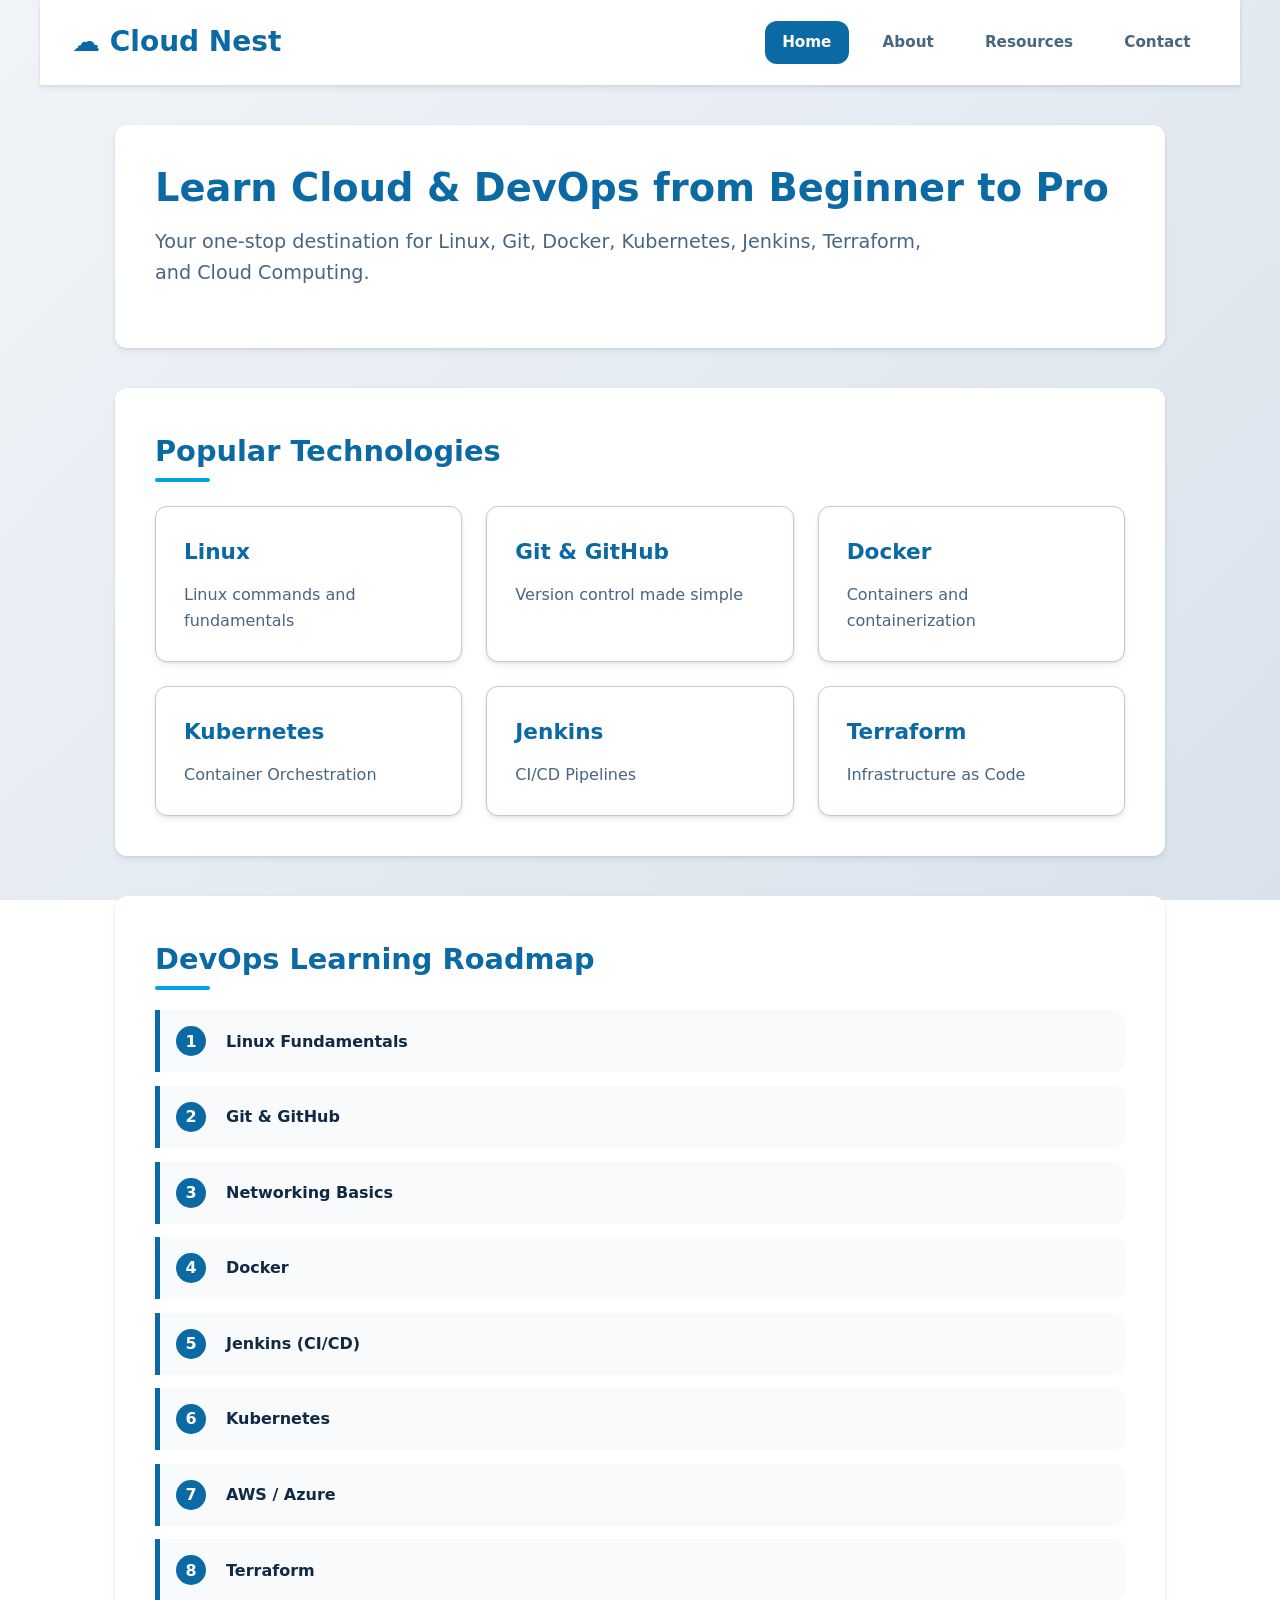
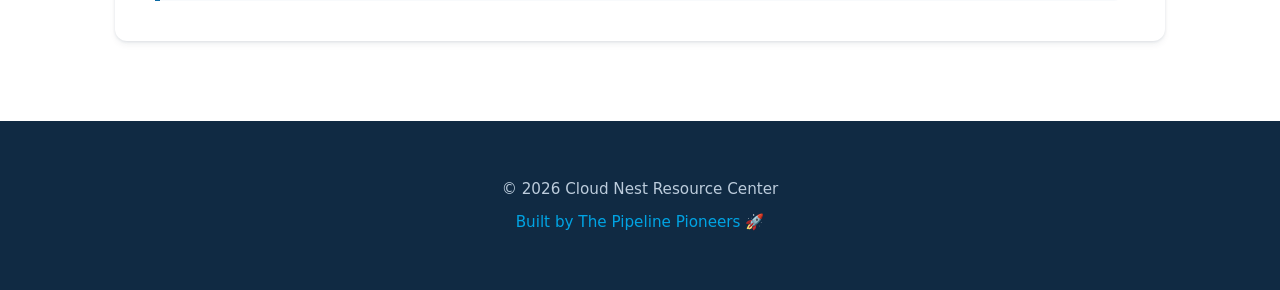
<file: index.html>
<!DOCTYPE html>
<html lang="en">
<head>
    <meta charset="UTF-8">
    <meta name="viewport" content="width=device-width, initial-scale=1.0">
    <title>Cloud Nest - Learn Cloud & DevOps</title>
    <link rel="stylesheet" href="styles.css">
</head>
<body>

  <!-- Header -->
    <header>
        <h1>☁️ Cloud Nest</h1>

        <nav>
            <a href="index.html" class="active">Home</a>
            <a href="about.html">About</a>
            <a href="resource.html">Resources</a>
            <a href="contact.html">Contact</a>
        </nav>
    </header>

    <hr>

    <section>
        <h1>Learn Cloud & DevOps from Beginner to Pro</h1>
        <p>Your one-stop destination for Linux, Git, Docker, Kubernetes, Jenkins, Terraform, and Cloud Computing.</p>
    </section>

    <hr>

    <section>
        <h2>Popular Technologies</h2>
        
        <ul>
            <li>
                <h3>Linux</h3>
                <p>Linux commands and fundamentals</p>
            </li>
            <li>
                <h3>Git & GitHub</h3>
                <p>Version control made simple</p>
            </li>
            <li>
                <h3>Docker</h3>
                <p>Containers and containerization</p>
            </li>
            <li>
                <h3>Kubernetes</h3>
                <p>Container Orchestration</p>
            </li>
            <li>
                <h3>Jenkins</h3>
                <p>CI/CD Pipelines</p>
            </li>
            <li>
                <h3>Terraform</h3>
                <p>Infrastructure as Code</p>
            </li>
        </ul>
    </section>

    <hr>

    <section>
        <h2>DevOps Learning Roadmap</h2>
        
        <ol>
            <li>
                <strong>Linux Fundamentals</strong>
            </li>
            <li>
                <strong>Git & GitHub</strong>
            </li>
            <li>
                <strong>Networking Basics</strong>
            </li>
            <li>
                <strong>Docker</strong>
            </li>
            <li>
                <strong>Jenkins (CI/CD)</strong>
            </li>
            <li>
                <strong>Kubernetes</strong>
            </li>
            <li>
                <strong>AWS / Azure</strong>
            </li>
            <li>
                <strong>Terraform</strong>
            </li>
        </ol>
    </section>

    <hr>

    <footer>
        <p>&copy; 2026 Cloud Nest Resource Center</p>
        <p>Built by The Pipeline Pioneers 🚀</p>
    </footer>

</body>
</html>
</file>
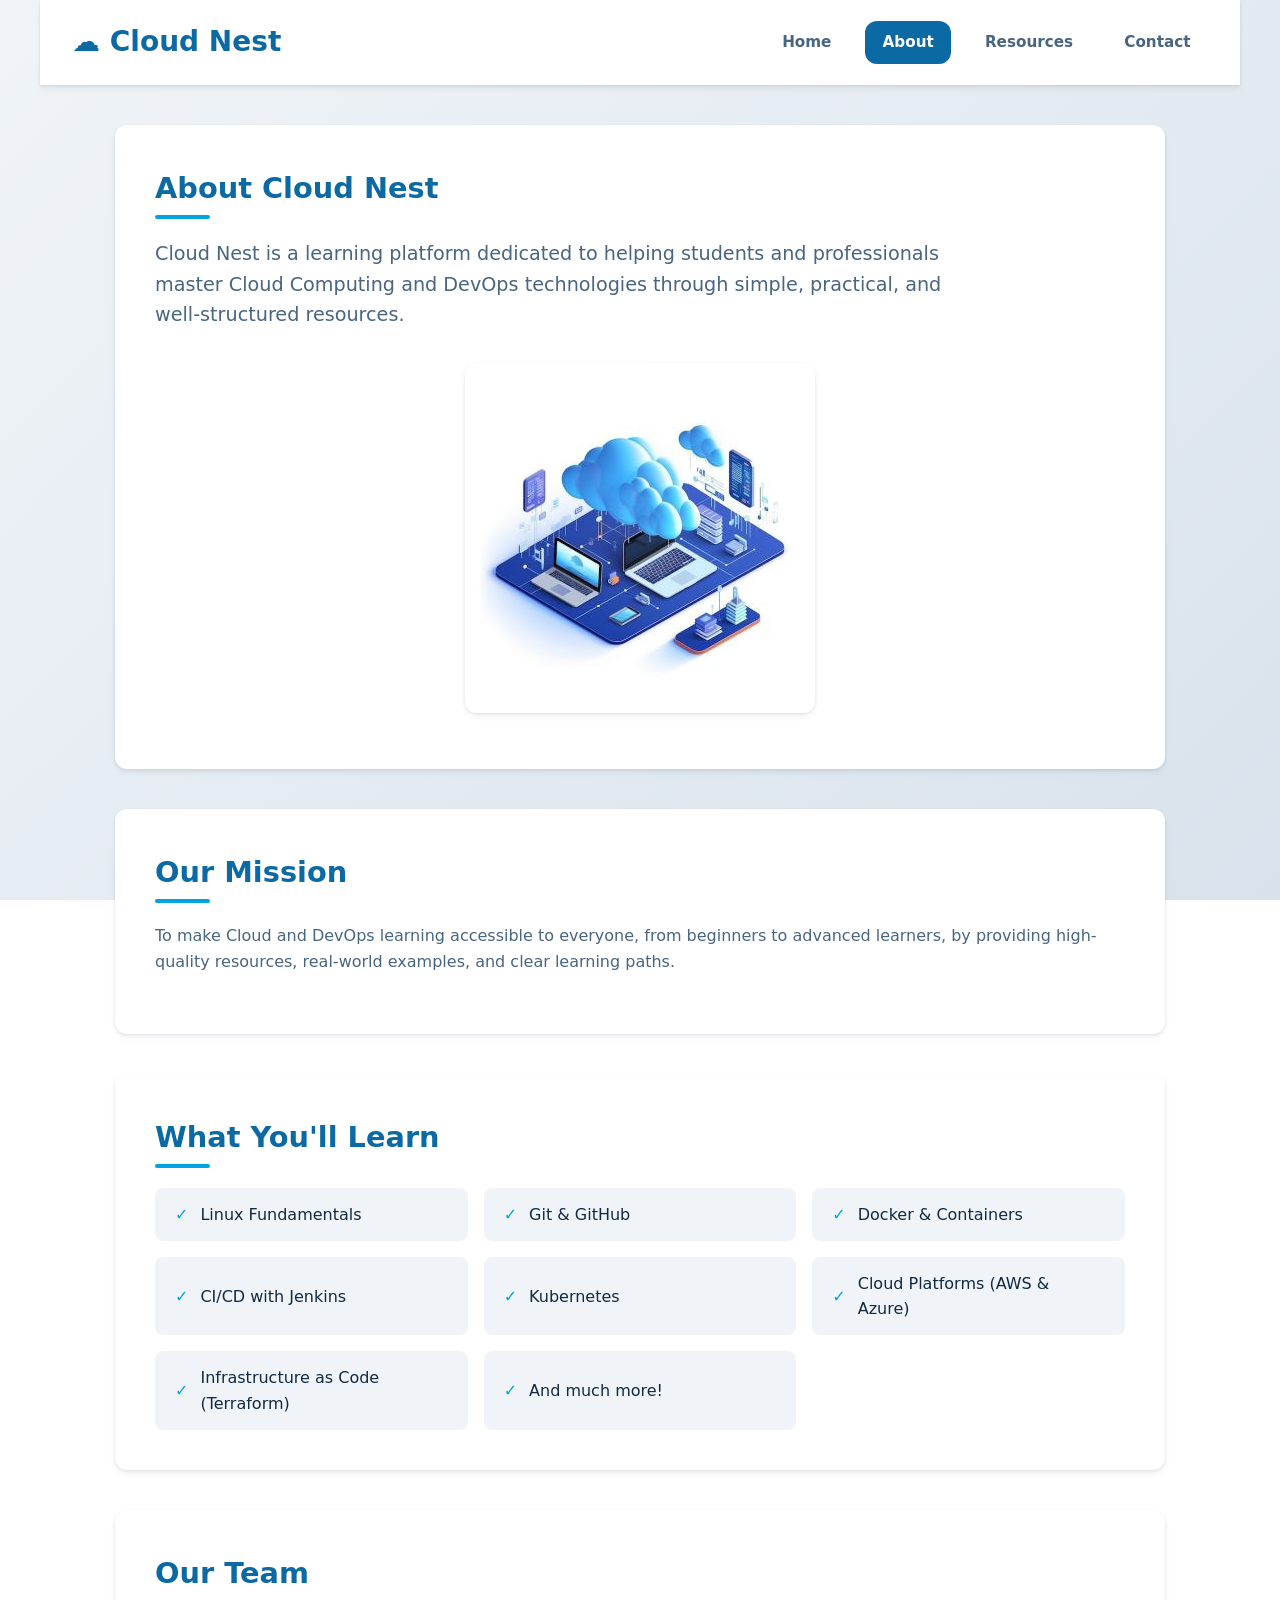
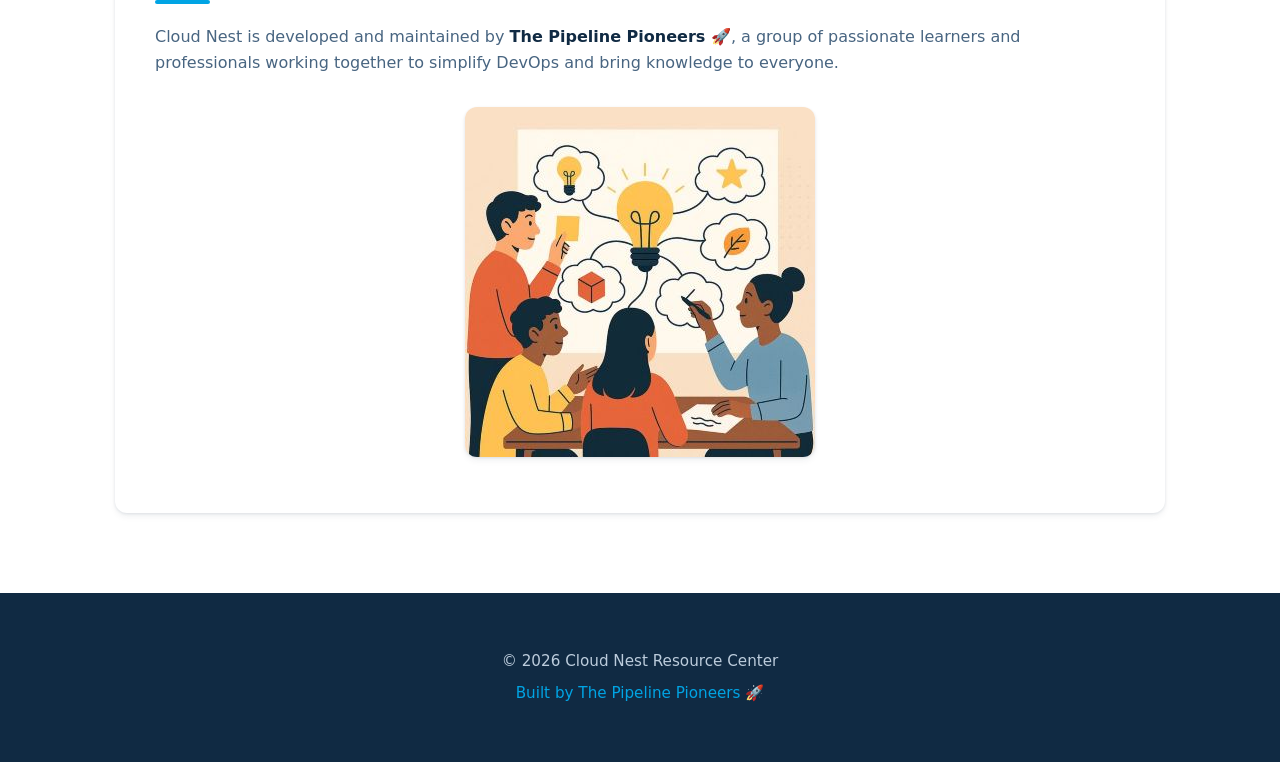
<file: about.html>
<!DOCTYPE html>
<html lang="en">
<head>
    <meta charset="UTF-8">
    <meta name="viewport" content="width=device-width, initial-scale=1.0">
    <title>About - Cloud Nest</title>
    <link rel="stylesheet" href="styles.css">
</head>
<body>

    <!-- Header -->
    <header>
        <h1>☁️ Cloud Nest</h1>
        <nav>
            <a href="index.html">Home</a>
            <a href="about.html" class="active">About</a>
            <a href="resource.html">Resources</a>
            <a href="contact.html">Contact</a>
        </nav>
    </header>
    <!-- About Section -->
    <section>
        <h2>About Cloud Nest</h2>

        <p>
            Cloud Nest is a learning platform dedicated to helping students
            and professionals master Cloud Computing and DevOps technologies
            through simple, practical, and well-structured resources.
        </p>

        <img src="images/cloud-server.jpg" alt="Cloud Computing Illustration">
    </section>

    <!-- Mission Section -->
    <section>
        <h2>Our Mission</h2>

        <p>
            To make Cloud and DevOps learning accessible to everyone,
            from beginners to advanced learners, by providing high-quality
            resources, real-world examples, and clear learning paths.
        </p>
    </section>

    <!-- Learning Topics -->
    <section>
        <h2>What You'll Learn</h2>

        <ul>
            <li>Linux Fundamentals</li>
            <li>Git & GitHub</li>
            <li>Docker & Containers</li>
            <li>CI/CD with Jenkins</li>
            <li>Kubernetes</li>
            <li>Cloud Platforms (AWS & Azure)</li>
            <li>Infrastructure as Code (Terraform)</li>
            <li>And much more!</li>
        </ul>
    </section>

    <!-- Team Section -->
    <section>
        <h2>Our Team</h2>

        <p>
            Cloud Nest is developed and maintained by
            <strong>The Pipeline Pioneers 🚀</strong>,
            a group of passionate learners and professionals
            working together to simplify DevOps and bring
            knowledge to everyone.
        </p>

        <img src="images/team.jpg" alt="Our Team">
    </section>

    <!-- Footer -->
    <footer>
        <p>© 2026 Cloud Nest Resource Center</p>
        <p>Built by The Pipeline Pioneers 🚀</p>
    </footer>

</body>
</html>
</file>
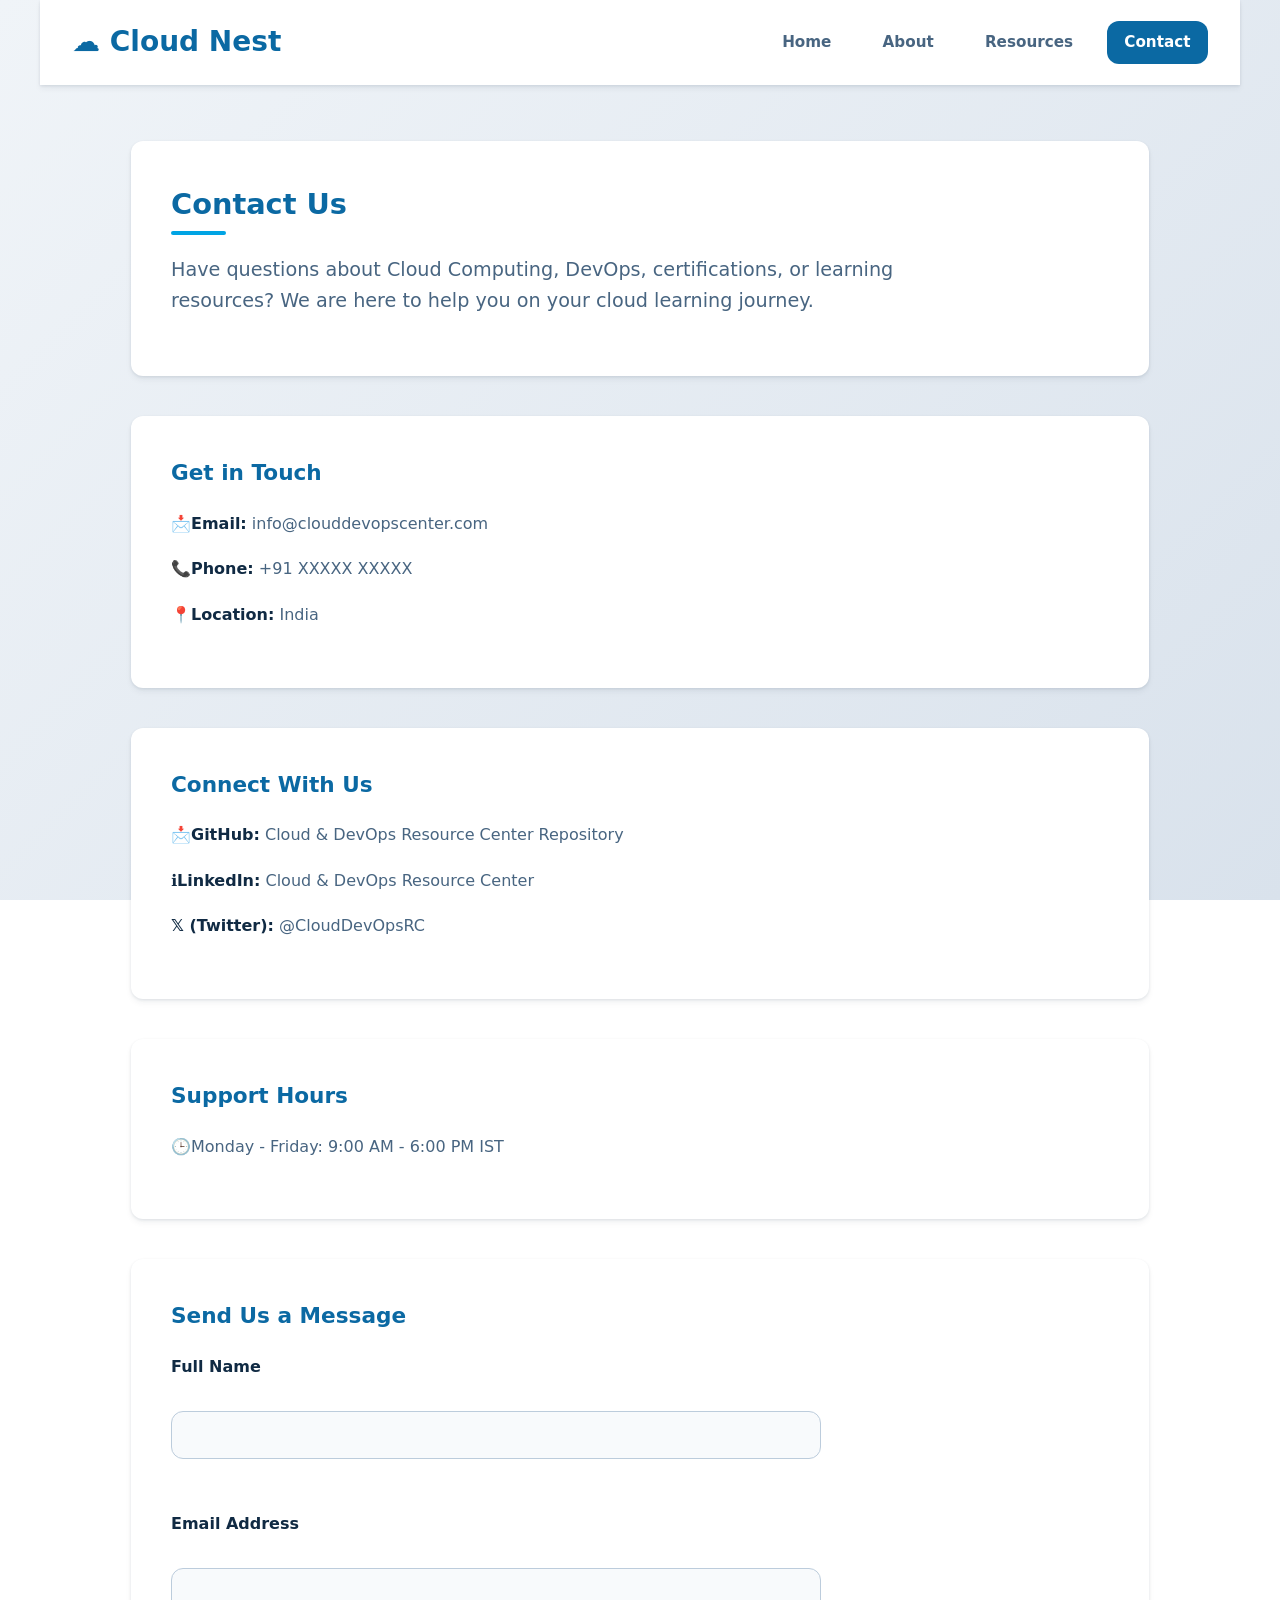
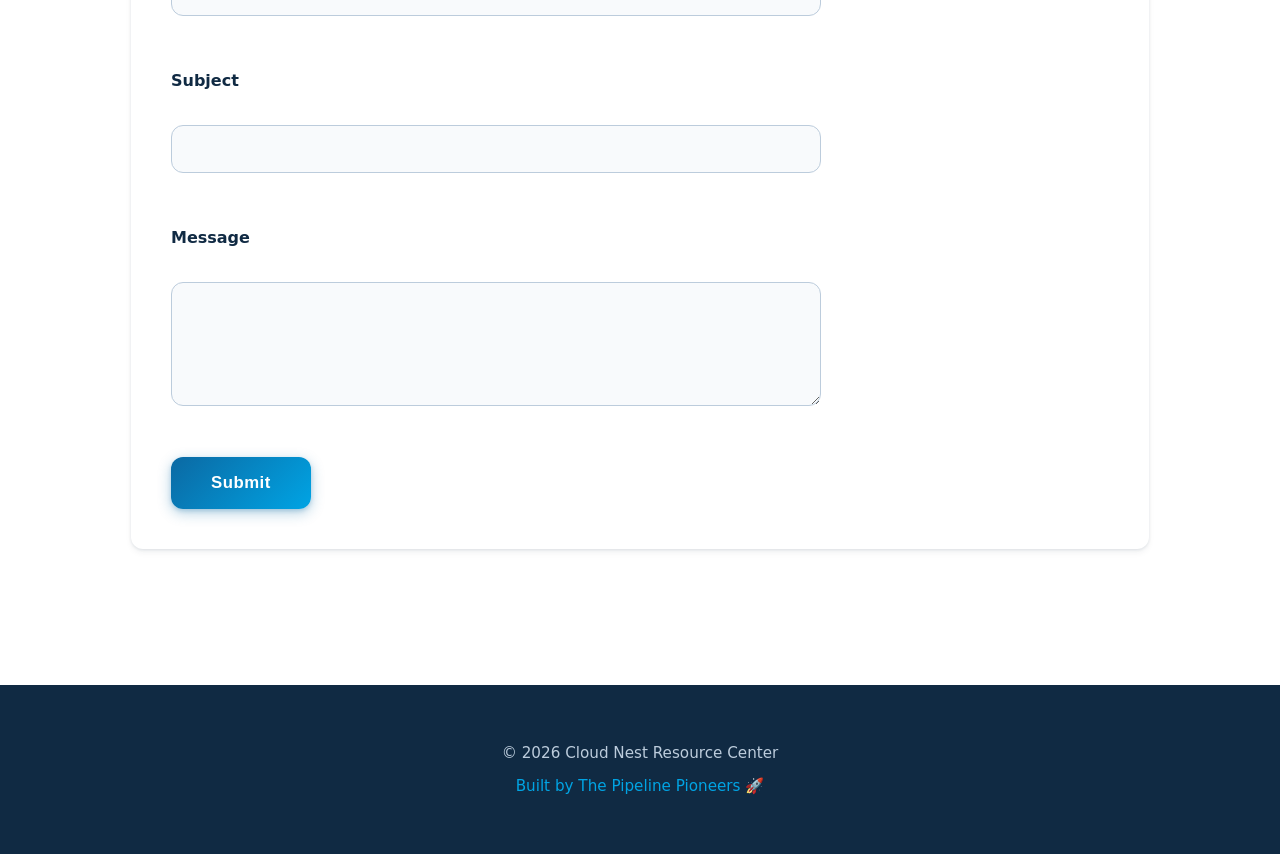
<file: contact.html>
<!DOCTYPE html>
<html lang="en">
<head>
    <meta charset="UTF-8">
    <meta name="viewport" content="width=device-width, initial-scale=1.0">
    <title>Contact Us - Cloud & DevOps Resource Center</title>
    <link rel="stylesheet" href="styles.css">
</head>
<body>

    <header>
        <h1>☁️ Cloud Nest</h1>
        <nav>
             <a href="index.html">Home</a>
            <a href="about.html">About</a>
            <a href="resource.html">Resources</a>
            <a href="contact.html" class="active">Contact</a>
        </nav>
        <hr>
    </header>

    <main>

        <section>
            <h2>Contact Us</h2>
            <p>
                Have questions about Cloud Computing, DevOps, certifications,
                or learning resources? We are here to help you on your cloud
                learning journey.
            </p>
        </section>

        <section>
            <h3>Get in Touch</h3>
            <p><strong>📩Email:</strong> info@clouddevopscenter.com</p>
            <p><strong>📞Phone:</strong> +91 XXXXX XXXXX</p>
            <p><strong>📍Location:</strong> India</p>
        </section>

        <section>
            <h3>Connect With Us</h3>
                <p><strong>📩GitHub:</strong> Cloud & DevOps Resource Center Repository</p>
                <p><strong>ℹ️LinkedIn:</strong> Cloud & DevOps Resource Center</p>
                <p><strong>𝕏 (Twitter):</strong> @CloudDevOpsRC</p>
        </section>

        <section>
            <h3>Support Hours</h3>
            <p>🕒Monday - Friday: 9:00 AM - 6:00 PM IST</p>
        </section>

        <section>
            <h3>Send Us a Message</h3>

            <form>
                <label for="name">Full Name</label><br>
                <input type="text" id="name" name="name" required><br><br>

                <label for="email">Email Address</label><br>
                <input type="email" id="email" name="email" required><br><br>

                <label for="subject">Subject</label><br>
                <input type="text" id="subject" name="subject"><br><br>

                <label for="message">Message</label><br>
                <textarea id="message" name="message" rows="5" cols="40" required></textarea><br><br>

                <button type="submit">Submit</button>
            </form>
        </section>

    </main>

    <hr>

    <footer>
        <p>&copy; 2026 Cloud Nest Resource Center</p>
        <p>Built by The Pipeline Pioneers 🚀</p>
    </footer>

</body>
</html>
</file>
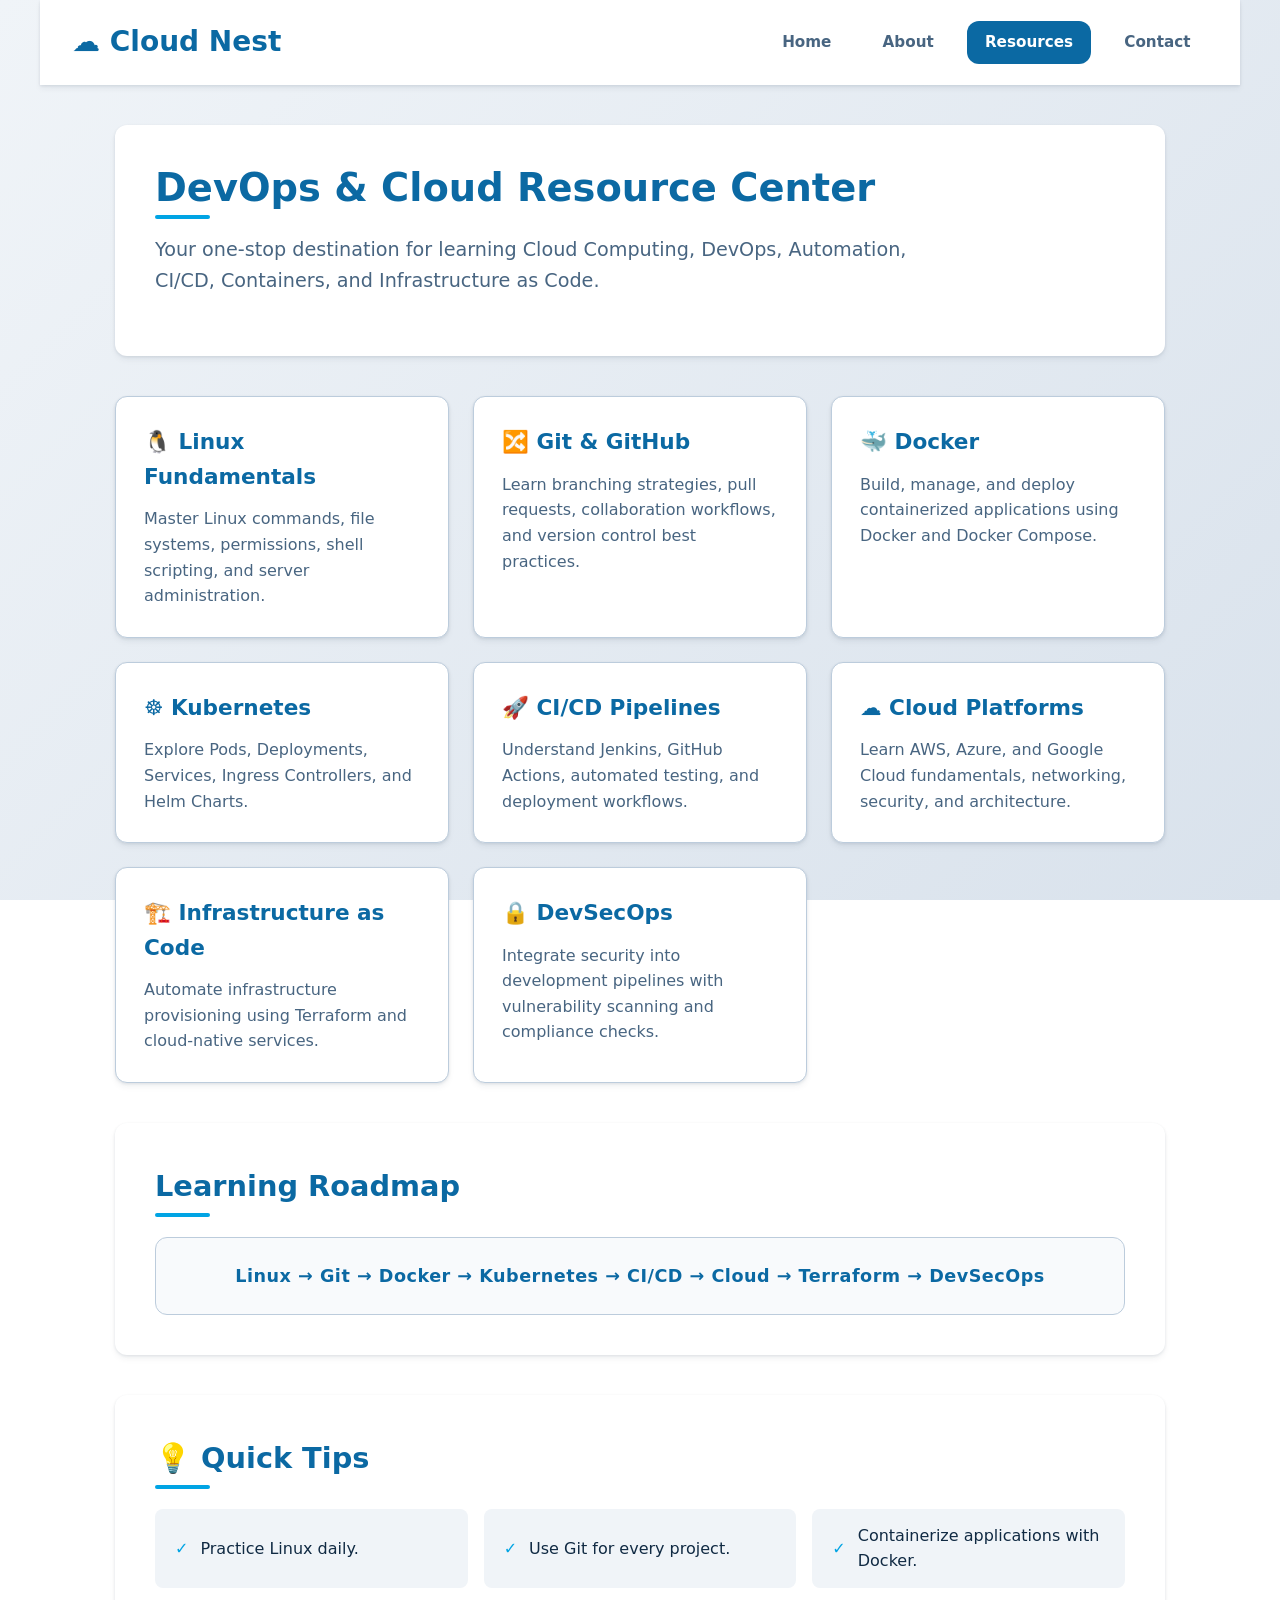
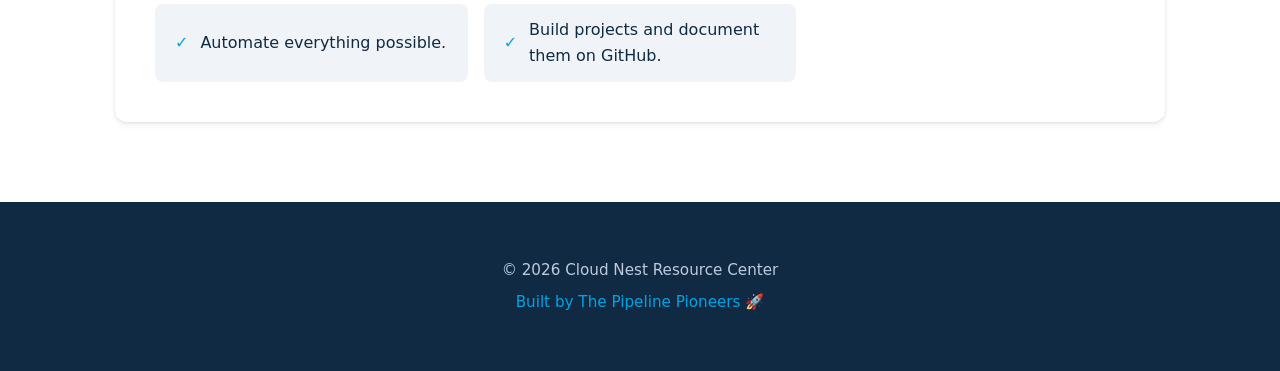
<file: resource.html>
<!DOCTYPE html>
<html lang="en">
<head>
    <meta charset="UTF-8">
    <meta name="viewport" content="width=device-width, initial-scale=1.0">
    <title>Resources | The Pipeline Pioneers</title>
    <link rel="stylesheet" href="styles.css">
</head>
<body>

<header>
        <h1>☁️ Cloud Nest</h1>
        <nav>
            <a href="index.html">Home</a>
            <a href="about.html">About</a>
            <a href="resources.html" class="active">Resources</a>
            <a href="contact.html">Contact</a>
        </nav>
    </div>
</header>
<hr>
<section class="hero">
    <h2>DevOps & Cloud Resource Center</h2>
    <p>
        Your one-stop destination for learning Cloud Computing,
        DevOps, Automation, CI/CD, Containers, and Infrastructure as Code.
    </p>
</section>
<hr>
<section class="resources-container">

    <div class="resource-card">
        <h3>🐧 Linux Fundamentals</h3>
        <p>
            Master Linux commands, file systems, permissions,
            shell scripting, and server administration.
        </p>
    </div>

    <div class="resource-card">
        <h3>🔀 Git & GitHub</h3>
        <p>
            Learn branching strategies, pull requests,
            collaboration workflows, and version control best practices.
        </p>
    </div>

    <div class="resource-card">
        <h3>🐳 Docker</h3>
        <p>
            Build, manage, and deploy containerized applications
            using Docker and Docker Compose.
        </p>
    </div>

    <div class="resource-card">
        <h3>☸️ Kubernetes</h3>
        <p>
            Explore Pods, Deployments, Services,
            Ingress Controllers, and Helm Charts.
        </p>
    </div>

    <div class="resource-card">
        <h3>🚀 CI/CD Pipelines</h3>
        <p>
            Understand Jenkins, GitHub Actions,
            automated testing, and deployment workflows.
        </p>
    </div>

    <div class="resource-card">
        <h3>☁️ Cloud Platforms</h3>
        <p>
            Learn AWS, Azure, and Google Cloud fundamentals,
            networking, security, and architecture.
        </p>
    </div>

    <div class="resource-card">
        <h3>🏗️ Infrastructure as Code</h3>
        <p>
            Automate infrastructure provisioning using
            Terraform and cloud-native services.
        </p>
    </div>

    <div class="resource-card">
        <h3>🔒 DevSecOps</h3>
        <p>
            Integrate security into development pipelines
            with vulnerability scanning and compliance checks.
        </p>
    </div>

</section>
<hr>
<section class="roadmap">
    <h2>Learning Roadmap</h2>

    <div class="roadmap-flow">
        Linux → Git → Docker → Kubernetes → CI/CD → Cloud → Terraform → DevSecOps
    </div>
</section>

<section class="tips">
    <h2>💡 Quick Tips</h2>
    <ul>
        <li>Practice Linux daily.</li>
        <li>Use Git for every project.</li>
        <li>Containerize applications with Docker.</li>
        <li>Automate everything possible.</li>
        <li>Build projects and document them on GitHub.</li>
    </ul>
</section>
<hr>
 <footer>
        <p>© 2026 Cloud Nest Resource Center</p>
        <p>Built by The Pipeline Pioneers 🚀</p>
    </footer>

</body>
</html>
</file>
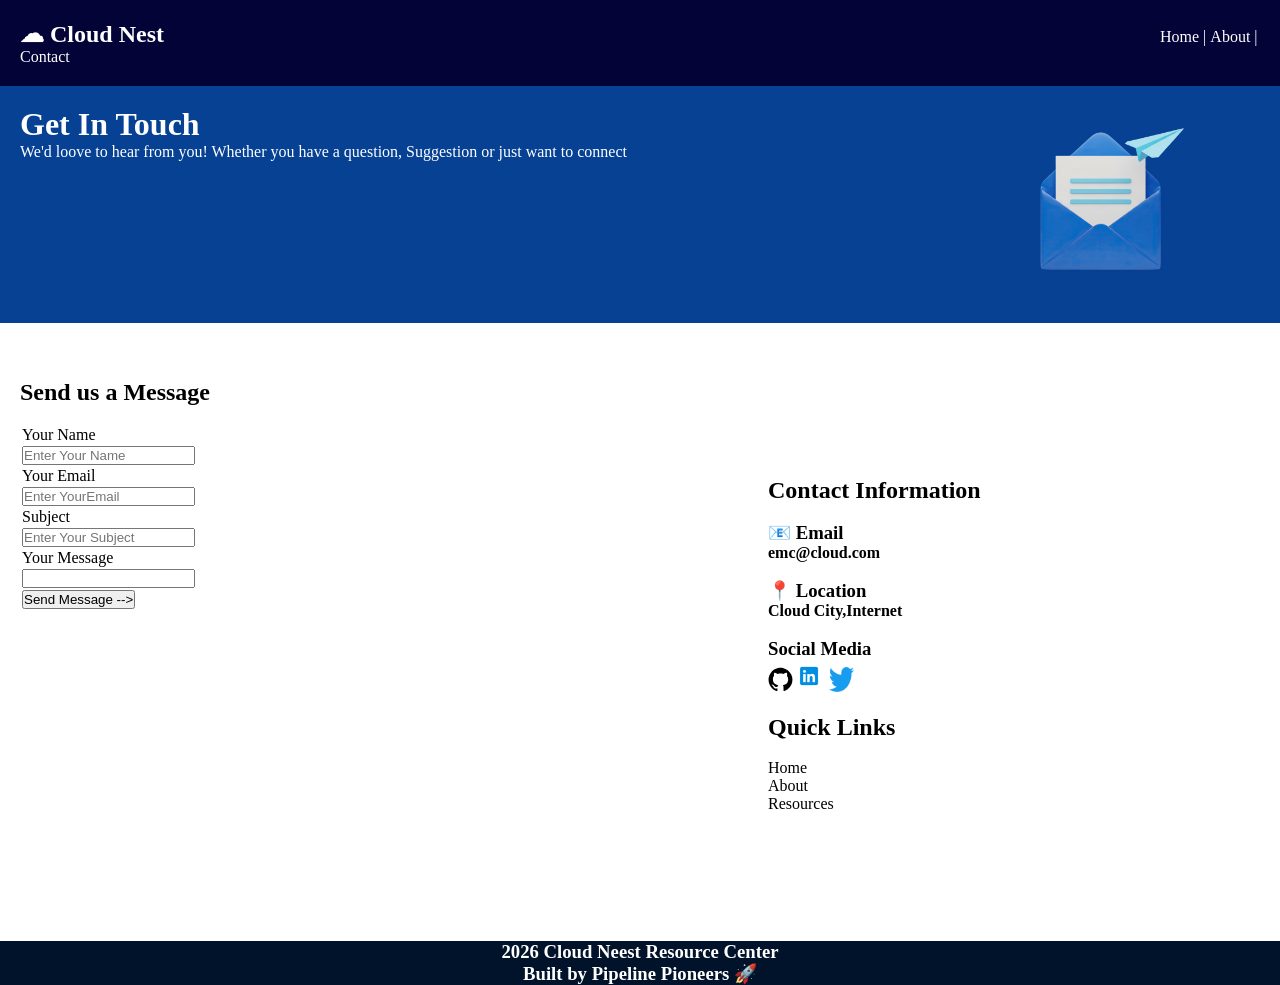
<file: Contact_Page/contact.html>
<!DOCTYPE html>
<html lang="en">
<head>
    <meta charset="UTF-8">
    <meta name="viewport" content="width=device-width, initial-scale=1.0">
    <title>Contact</title>
    <link rel="stylesheet" href="style.css">
</head>
<body>
    <div class ="header">
        <nav>
            <h1>☁ Cloud Nest</h1>
            <ul>
                <li>Home |</li>
                <li> About |</li>
                <li> Contact</li>
            </ul>
        </nav>
    </div>
    <div class="info">
        <h1>Get In Touch</h1>
        <p>We'd loove to hear from you! Whether you have a question, Suggestion or just want to connect</p>
        <img src="paper-airplane-flying-out-of-an-open-blue-envelope-symbolizing-sending-messages-and-communication-png.webp" >
    </div>
    <br><br>
    <div class="suggestion">
        <h2>Send us a Message</h2><br>
        <form>
            <table>
                <tr>
                    <td>Your Name</td>
                </tr>
                <tr>
                    <td><input type="text" placeholder="Enter Your Name"></td>
                </tr>
                
                <tr>
                    <td>Your Email</td>
                </tr>
                <tr>
                    <td><input type="email" placeholder="Enter YourEmail"></td>
                </tr>
                
                <tr>
                    <td>Subject</td>
                </tr>
                <tr>
                    <td><input type="text" placeholder="Enter Your Subject"></td>
                </tr>
                
                <tr>
                    <td>Your Message</td>
                </tr>
                <tr>
                    <td><input type="text" ></td>
                </tr>
                <tr>
                    <td><input type="button" value="Send Message -->"></td>
                </tr>
            </table>
        </form>
    </div>
    <div class ="cinfo">
        <h2>Contact Information</h2><br>
        <h3>📧 Email</h3>
        <h4>emc@cloud.com</h4><br>
        <h3>📍 Location</h3>
        <h4>Cloud City,Internet</h4><br>
        <h3> Social Media</h3>
        <img src="GitHub_Invertocat_Logo.svg" height="25px" width="25px"><img src="linkedin-logo-icon_1273375-1174.avif"  height="32px" width="32px">
        <img src="Logo_of_Twitter.svg.png" height="25px" width="25px">
    </div><br>
    <div class="link">
        <h2>Quick Links</h2><br>
        <a>Home</a><br>
        <a>About</a><br>
        <a>Resources</a>
    </div>
    <div class="bottom">
        <center>
            <h3>2026 Cloud Neest Resource Center</h3>
            <h3>Built by Pipeline Pioneers 🚀</h3>
        </center>
    </div>
    
</body>
</html>
</file>
<file: styles.css>
/* ==========================================================================
   1. GLOBAL RESETS & COMPREHENSIVE DESIGN TOKENS
   ========================================================================== */
*, *::before, *::after {
    box-sizing: border-box;
    margin: 0;
    padding: 0;
}

:root {
    /* Cloud Nest Color Palette */
    --bg-gradient: linear-gradient(135deg, #f0f4f8 0%, #d9e2ec 100%);
    --surface-color: #ffffff;
    --primary-color: #0b69a3;     /* Deep Tech Blue */
    --primary-light: #0d7cb1;
    --accent-color: #00a4e4;      /* Vibrant Sky Blue */
    --accent-glow: #00b4ff;
    --text-main: #102a43;         /* Deep Slate Navy */
    --text-muted: #486581;        /* Cool Gray-Blue */
    --border-color: #bcccdc;
    --input-focus: #e1f5fe;

    /* Global Tokens */
    --font-stack: system-ui, -apple-system, BlinkMacSystemFont, "Segoe UI", Roboto, sans-serif;
    --shadow: 0 4px 6px rgba(16, 42, 67, 0.05), 0 1px 3px rgba(16, 42, 67, 0.1);
    --shadow-hover: 0 10px 20px rgba(11, 105, 163, 0.12), 0 4px 8px rgba(11, 105, 163, 0.06);
    --radius: 12px;
}

body {
    font-family: var(--font-stack);
    background: var(--bg-gradient);
    background-attachment: fixed;
    color: var(--text-main);
    line-height: 1.6;
    padding: 0;
}

/* Hide legacy browser <hr> lines in favor of clean container spacing */
hr {
    display: none;
}

/* ==========================================================================
   2. NAVBAR & HEADER LAYOUT
   ========================================================================== */
header {
    background-color: var(--surface-color);
    box-shadow: var(--shadow);
    position: sticky;
    top: 0;
    z-index: 100;
}

/* Handles both bare headers and headers wrapped in a layout div container */
header, 
header .container {
    display: flex;
    justify-content: space-between;
    align-items: center;
    max-width: 1200px;
    margin: 0 auto;
    padding: 1.25rem 2rem;
    width: 100%;
}

header h1 {
    font-size: 1.75rem;
    color: var(--primary-color);
    font-weight: 700;
}

nav {
    display: flex;
    align-items: center;
    gap: 1rem;
}

nav a {
    text-decoration: none;
    color: var(--text-muted);
    font-weight: 600;
    font-size: 0.95rem;
    padding: 0.6rem 1.1rem;
    border-radius: var(--radius);
    transition: all 0.25s ease;
}

nav a:hover,
nav a.active {
    color: var(--primary-color);
    background-color: #f0f4f8;
}

nav a.active {
    background-color: var(--primary-color);
    color: white !important;
}

/* ==========================================================================
   3. SECTIONS & MAIN CONTAINERS
   ========================================================================== */
main {
    max-width: 1050px;
    margin: 0 auto;
    padding: 1rem;
}

section {
    max-width: 1050px;
    margin: 2.5rem auto;
    padding: 2.5rem;
    background-color: var(--surface-color);
    border-radius: var(--radius);
    box-shadow: var(--shadow);
}

h2, h3 {
    color: var(--primary-color);
    margin-bottom: 1.25rem;
}

h2 {
    font-size: 1.8rem;
    position: relative;
    padding-bottom: 0.5rem;
}

/* Professional design underline below section headers */
h2::after {
    content: '';
    position: absolute;
    left: 0;
    bottom: 0;
    width: 55px;
    height: 4px;
    background-color: var(--accent-color);
    border-radius: 2px;
}

h3 {
    font-size: 1.35rem;
}

p {
    margin-bottom: 1.25rem;
    color: var(--text-muted);
}

p strong {
    color: var(--text-main);
}

/* Structural target for Hero introduction wrappers across all sheets */
section:first-of-type h1,
section.hero h2 {
    font-size: 2.4rem;
    color: var(--primary-color);
    margin-bottom: 1rem;
    line-height: 1.2;
}

section:first-of-type p,
section.hero p {
    font-size: 1.2rem;
    color: var(--text-muted);
    max-width: 800px;
}

/* ==========================================================================
   4. ADVANCED LIST & RESOURCE CARD GRIDS
   ========================================================================== */

/* Target: Dedicated resource page wrappers and native tech category lists */
.resources-container,
section ul:has(h3) {
    display: grid;
    grid-template-columns: repeat(auto-fit, minmax(280px, 1fr));
    gap: 1.5rem;
    margin-top: 1.5rem;
    background: transparent;
    padding: 0;
    box-shadow: none;
    list-style: none;
}

/* Combines explicit resource cards and vanilla markup list blocks */
.resource-card,
section ul:has(h3) li {
    background-color: var(--surface-color);
    border: 1px solid var(--border-color);
    border-radius: var(--radius);
    padding: 1.75rem;
    box-shadow: var(--shadow);
    transition: transform 0.25s cubic-bezier(0.4, 0, 0.2, 1), 
                box-shadow 0.25s cubic-bezier(0.4, 0, 0.2, 1),
                border-color 0.25s ease;
}

.resource-card:hover,
section ul:has(h3) li:hover {
    transform: translateY(-5px);
    box-shadow: var(--shadow-hover);
    border-color: var(--accent-color);
}

.resource-card h3,
section ul:has(h3) h3 {
    margin-bottom: 0.75rem;
}

.resource-card p,
section ul:has(h3) p {
    margin-bottom: 0;
}

/* Simple descriptive tip lists (about.html and resource.html) */
section ul:not(:has(h3)):not(main section:nth-of-type(3) ul) {
    list-style: none;
    display: grid;
    grid-template-columns: repeat(auto-fit, minmax(240px, 1fr));
    gap: 1rem;
}

section ul:not(:has(h3)):not(main section:nth-of-type(3) ul) li {
    background: #f0f4f8;
    padding: 0.85rem 1.25rem;
    border-radius: 8px;
    font-weight: 500;
    color: var(--text-main);
    display: flex;
    align-items: center;
}

section ul:not(:has(h3)):not(main section:nth-of-type(3) ul) li::before {
    content: "✓";
    color: var(--accent-color);
    font-weight: 800;
    margin-right: 0.75rem;
}

/* Contact information platform links (contact.html via layout tree placement) */
main section:nth-of-type(3) ul {
    list-style: none;
    display: flex;
    flex-direction: column;
    gap: 0.75rem;
}

main section:nth-of-type(3) ul li {
    background: #f8fafc;
    padding: 1rem;
    border-left: 4px solid var(--accent-color);
    border-radius: 0 8px 8px 0;
    color: var(--text-main);
    font-weight: 500;
}

/* ==========================================================================
   5. ROADMAP FLOW SYSTEMS
   ========================================================================== */

/* Text-based dynamic flow row (resource.html) */
.roadmap-flow {
    background-color: #f8fafc;
    border: 1px solid var(--border-color);
    border-radius: var(--radius);
    padding: 1.5rem;
    font-weight: 600;
    color: var(--primary-color);
    text-align: center;
    letter-spacing: 0.5px;
    font-size: 1.1rem;
}

/* Ordered roadmap list (index.html) */
section ol {
    list-style: none;
    display: flex;
    flex-direction: column;
    gap: 0.85rem;
    counter-reset: roadmap-index;
}

section ol li {
    counter-increment: roadmap-index;
    display: flex;
    align-items: center;
    background-color: #f8fafc;
    padding: 1rem;
    border-left: 5px solid var(--primary-color);
    border-radius: 0 var(--radius) var(--radius) 0;
    font-weight: 500;
}

section ol li::before {
    content: counter(roadmap-index);
    background-color: var(--primary-color);
    color: white;
    font-weight: 700;
    width: 30px;
    height: 30px;
    border-radius: 50%;
    display: flex;
    align-items: center;
    justify-content: center;
    margin-right: 1.25rem;
    flex-shrink: 0;
}

/* ==========================================================================
   6. CONTACT FORM & INTERACTIVE ELEMENTS
   ========================================================================== */
form {
    display: flex;
    flex-direction: column;
    max-width: 650px;
    margin-top: 1rem;
}

form label {
    font-weight: 600;
    margin-bottom: 0.4rem;
    color: var(--text-main);
}

form input[type="text"],
form input[type="email"],
form textarea {
    width: 100%;
    padding: 0.85rem 1rem;
    font-family: inherit;
    font-size: 1rem;
    border: 1px solid var(--border-color);
    border-radius: var(--radius);
    background-color: #f8fafc;
    color: var(--text-main);
    transition: all 0.2s ease;
    outline: none;
}

form input:focus,
form textarea:focus {
    border-color: var(--primary-color);
    background-color: var(--surface-color);
    box-shadow: 0 0 0 4px var(--input-focus);
}

form textarea {
    resize: vertical;
}

/* ENHANCED PROFESSIONAL SUBMIT BUTTON */
form button[type="submit"] {
    align-self: flex-start;
    background: linear-gradient(135deg, var(--primary-color) 0%, var(--accent-color) 100%);
    color: #ffffff;
    font-size: 1.05rem;
    font-weight: 600;
    letter-spacing: 0.5px;
    padding: 1rem 2.5rem;
    border: none;
    border-radius: var(--radius);
    cursor: pointer;
    transition: all 0.3s cubic-bezier(0.4, 0, 0.2, 1);
    box-shadow: 0 4px 14px rgba(11, 105, 163, 0.3), 
                0 2px 4px rgba(11, 105, 163, 0.2);
}

form button[type="submit"]:hover {
    background: linear-gradient(135deg, var(--primary-light) 0%, var(--accent-glow) 100%);
    transform: translateY(-3px);
    box-shadow: 0 6px 20px rgba(0, 164, 228, 0.4), 
                0 4px 8px rgba(11, 105, 163, 0.2);
}

form button[type="submit"]:active {
    transform: translateY(-1px);
    box-shadow: 0 3px 10px rgba(11, 105, 163, 0.3);
}

form button[type="submit"]:focus {
    outline: none;
    box-shadow: 0 0 0 4px var(--input-focus), 0 4px 14px rgba(11, 105, 163, 0.3);
}

/* ==========================================================================
   7. IMAGES & BRAND FOOTER
   ========================================================================== */
img {
    max-width: 100%;
    height: auto;
    display: block;
    margin: 2rem auto 1rem auto;
    border-radius: var(--radius);
    box-shadow: var(--shadow);
}

footer {
    text-align: center;
    padding: 3.5rem 1.5rem;
    background-color: var(--text-main);
    color: #ffffff;
    margin-top: 5rem;
}

footer p {
    color: #bcccdc;
    margin-bottom: 0.5rem;
    font-size: 0.95rem;
}

footer p strong {
    color: #ffffff;
    font-size: 1.1rem;
}

footer p:last-child {
    margin-bottom: 0;
    color: var(--accent-color);
    font-weight: 500;
}

/* ==========================================================================
   8. RESPONSIVE MEDIA BREAKPOINTS
   ========================================================================== */
@media (max-width: 768px) {
    header, 
    header .container {
        flex-direction: column;
        gap: 1.25rem;
        text-align: center;
        padding: 1.25rem 1rem;
    }

    section {
        margin: 1.5rem 1rem;
        padding: 1.75rem;
    }

    section:first-of-type h1,
    section.hero h2 {
        font-size: 1.85rem;
    }

    h2 {
        font-size: 1.45rem;
    }
    
    form button[type="submit"] {
        width: 100%;
        text-align: center;
    }
}
</file>
<file: Contact_Page/style.css>
*{
    margin: 0;
    padding: 0;
}

.header{
    background-color: rgb(3, 3, 56);
    color: white;
    padding: 20px;
    li,ul,h1{
    display:inline;
    }
    ul{
    margin-left: 80%;
    }
    li{
    color:white;
    cursor:pointer;
    }
    li:hover {
    color:aqua;
    
    }
}
.info{
    background-color:  #064194;
    color: white;
    padding: 20px;
    img{
        width:200px;
        height: 200px;
        margin-left: 80%;
        margin-top: -5%;
    }

}
.suggestion{
    padding: 20px;
    
}
.cinfo{
    margin-left: 60%;
    margin-top: -12%;
}
.link{
    margin-left: 60%;
}
.bottom{
    background-color: #01122b;
    display: block;
    color: white;
    margin-top: 10%;
}
</file>
